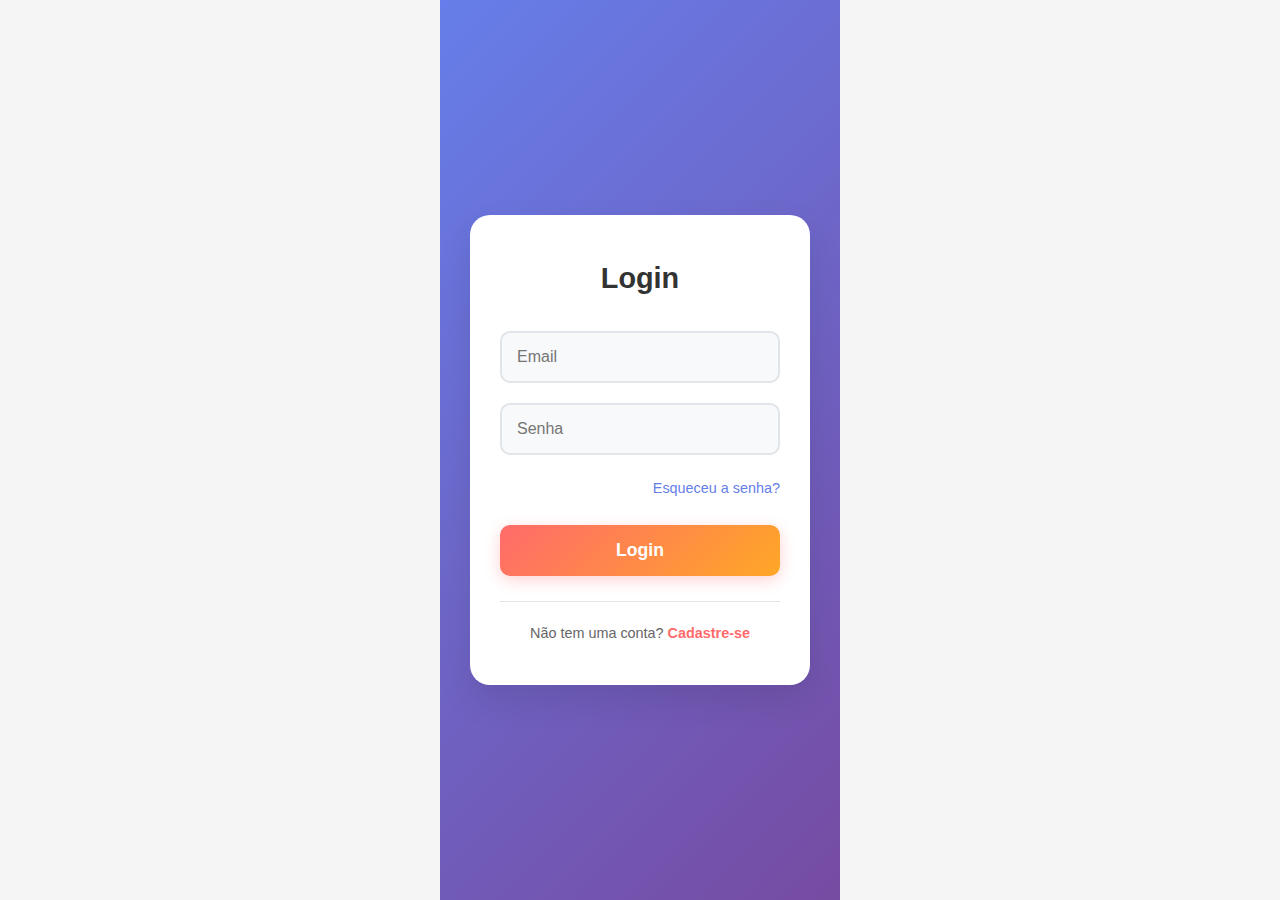
<file: src/agenda.html>
<!DOCTYPE html>
<html lang="pt-BR">
  <head>
    <meta charset="UTF-8" />
    <meta name="viewport" content="width=device-width, initial-scale=1.0" />
    <title>Agendamento - BeautyApp</title>
    <link rel="stylesheet" href="css/style.css" />
  </head>
  <body>
    <div class="container agenda-screen">
      <header>
        <div class="header-content">
          <div class="back-icon" onclick="history.back()">←</div>
          <h1>Agendamento</h1>
          <div class="profile-icon">
            <img src="images/profile default.jpg" alt="Profile" class="profile-img" />
          </div>
        </div>
      </header>

      <div class="calendar-section">
        <div class="month-header">
          <button class="month-nav" id="prevMonth">‹</button>
          <h2 id="currentMonth">Abril</h2>
          <button class="month-nav" id="nextMonth">›</button>
        </div>

        <div class="calendar-grid">
          <div class="day-header">Seg</div>
          <div class="day-header">Ter</div>
          <div class="day-header">Qua</div>
          <div class="day-header">Qui</div>
          <div class="day-header">Sex</div>
          <div class="day-header">Sáb</div>
          <div class="day-header">Dom</div>

          <div class="day-cell empty"></div>
          <div class="day-cell">1</div>
          <div class="day-cell selected">2</div>
          <div class="day-cell">3</div>
          <div class="day-cell">4</div>
          <div class="day-cell">5</div>
          <div class="day-cell">6</div>

          <div class="day-cell">7</div>
          <div class="day-cell">8</div>
          <div class="day-cell">9</div>
          <div class="day-cell">10</div>
          <div class="day-cell">11</div>
          <div class="day-cell">12</div>
          <div class="day-cell">13</div>

          <div class="day-cell">14</div>
          <div class="day-cell">15</div>
          <div class="day-cell">16</div>
          <div class="day-cell">17</div>
          <div class="day-cell">18</div>
          <div class="day-cell">19</div>
          <div class="day-cell">20</div>

          <div class="day-cell">21</div>
          <div class="day-cell">22</div>
          <div class="day-cell">23</div>
          <div class="day-cell">24</div>
          <div class="day-cell">25</div>
          <div class="day-cell">26</div>
          <div class="day-cell">27</div>

          <div class="day-cell">28</div>
          <div class="day-cell">29</div>
          <div class="day-cell">30</div>
          <div class="day-cell empty"></div>
          <div class="day-cell empty"></div>
          <div class="day-cell empty"></div>
          <div class="day-cell empty"></div>
        </div>
      </div>

      <div class="time-slots">
        <h3>Manhã</h3>
        <div class="time-grid">
          <button class="time-slot">9:00</button>
          <button class="time-slot">10:00</button>
          <button class="time-slot">11:00</button>
        </div>

        <h3>Tarde</h3>
        <div class="time-grid">
          <button class="time-slot">1:00</button>
          <button class="time-slot">2:00</button>
          <button class="time-slot">3:00</button>
        </div>

        <h3>Noite</h3>
        <div class="time-grid">
          <button class="time-slot">4:00</button>
          <button class="time-slot">5:00</button>
          <button class="time-slot">6:00</button>
        </div>
      </div>

      <div class="specialist-selection">
        <h3>Escolha o cabeleireiro</h3>
        <div class="specialist-options">
          <div class="specialist-option">
            <img src="images/DOEJOHN.jpg" alt="Doe John" />
            <div class="specialist-details">
              <h4>Doe John</h4>
              <div class="rating">★★★★★</div>
              <span class="price">R$40</span>
            </div>
          </div>
          <div class="specialist-option">
            <img src="images/LUCY.jpg" alt="Lucy" />
            <div class="specialist-details">
              <h4>Lucy</h4>
              <div class="rating">★★★★★</div>
              <span class="price">R$45</span>
            </div>
          </div>
          <div class="specialist-option">
            <img src="images/lara.png.jpg" alt="Lara" />
            <div class="specialist-details">
              <h4>Lara</h4>
              <div class="rating">★★★★★</div>
              <span class="price">R$50</span>
            </div>
          </div>
        </div>
      </div>
      <a href="payment.html">
        <button class="btn-primary schedule-btn">Agendar horário</button>
      </a>

      <nav class="bottom-nav">
        <div class="nav-item" onclick="window.location.href='home.html'">
          <span>🏠</span>
          <span>Home</span>
        </div>
        <div class="nav-item active">
          <span>📅</span>
          <span>Agenda</span>
        </div>
        <div class="nav-item">
          <span>📋</span>
          <span>Pedidos</span>
        </div>
        <div class="nav-item" onclick="window.location.href='profile.html'">
          <span>👤</span>
          <span>Perfil</span>
        </div>
      </nav>
    </div>
    <script src="js/script.js"></script>
  </body>
</html>
</file>
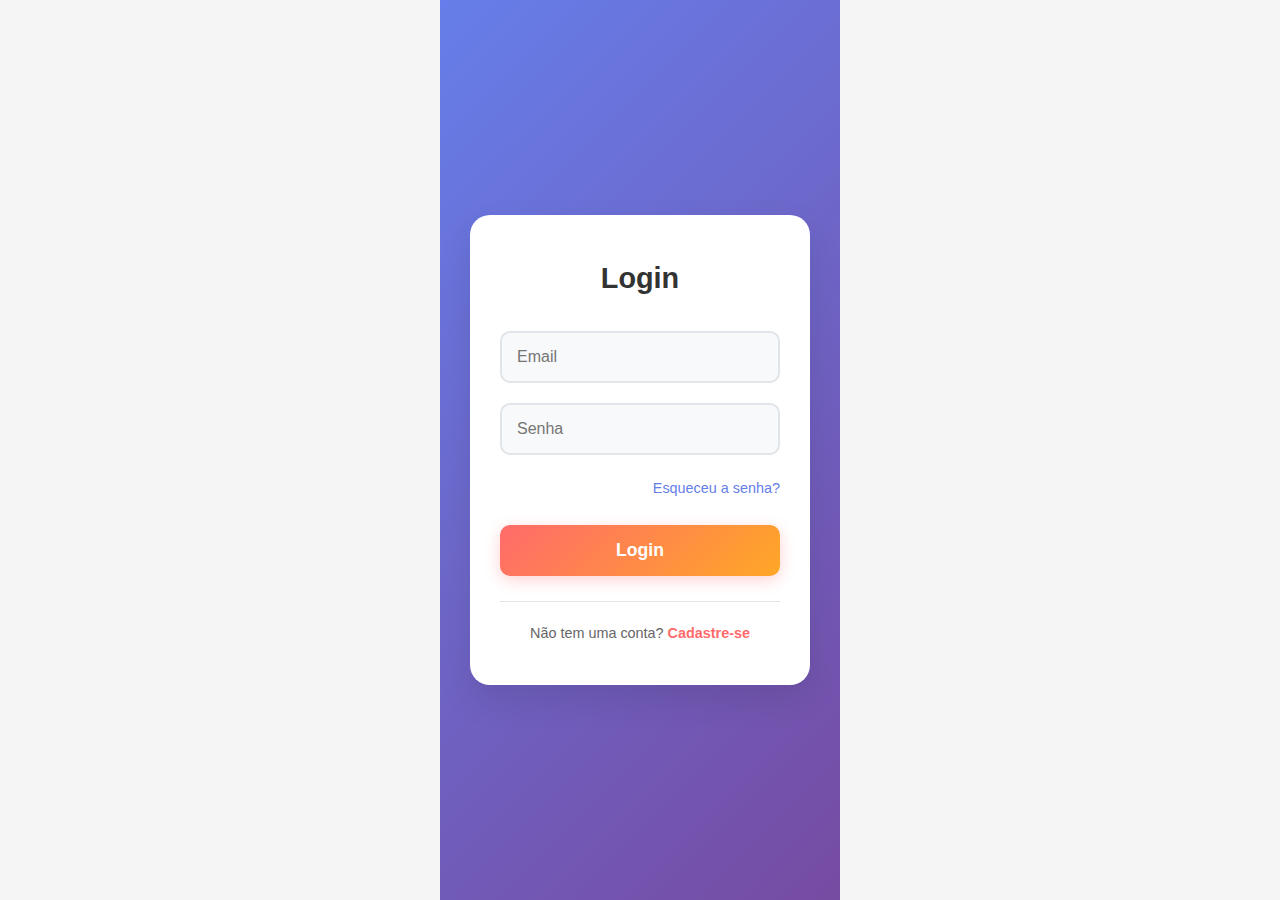
<file: src/appointment-history.html>
<!DOCTYPE html>
<html lang="pt-BR">
<head>
    <meta charset="UTF-8">
    <meta name="viewport" content="width=device-width, initial-scale=1.0">
    <title>Histórico de Agendamentos - BeautyApp</title>
    <link rel="stylesheet" href="css/style.css">
</head>
<body>
    <div class="container history-screen">
        <header>
            <div class="header-content">
                <div class="back-icon" onclick="history.back()">←</div>
                <h1>Histórico de Agendamentos</h1>
                <div class="profile-icon">
                    <img src="images/profile default.jpg" alt="Profile" class="profile-img">
                </div>
            </div>
        </header>

        <div class="history-list">
            <div class="history-item completed">
                <div class="service-info">
                    <h4>Lavagem de cabelo</h4>
                    <p>Ter, Tarde às 14h00</p>
                    <span class="specialist">Com Doe John</span>
                </div>
                <div class="service-status">
                    <span class="status-badge completed">Concluído</span>
                    <span class="service-price">R$40</span>
                </div>
            </div>

            <div class="history-item completed">
                <div class="service-info">
                    <h4>Maquiagem</h4>
                    <p>Seg, Manhã às 09h00</p>
                    <span class="specialist">Com Lucy</span>
                </div>
                <div class="service-status">
                    <span class="status-badge completed">Concluído</span>
                    <span class="service-price">R$80</span>
                </div>
            </div>

            <div class="history-item upcoming">
                <div class="service-info">
                    <h4>Corte de cabelo</h4>
                    <p>Qui, Tarde às 15h00</p>
                    <span class="specialist">Com Lara</span>
                </div>
                <div class="service-status">
                    <span class="status-badge upcoming">Agendado</span>
                    <span class="service-price">R$50</span>
                </div>
            </div>

            <div class="history-item cancelled">
                <div class="service-info">
                    <h4>Massagem relaxante</h4>
                    <p>Sex, Noite às 18h00</p>
                    <span class="specialist">Com Maria</span>
                </div>
                <div class="service-status">
                    <span class="status-badge cancelled">Cancelado</span>
                    <span class="service-price">R$120</span>
                </div>
            </div>

            <div class="history-item completed">
                <div class="service-info">
                    <h4>Tratamento facial</h4>
                    <p>Dom, Manhã às 10h00</p>
                    <span class="specialist">Com Ana</span>
                </div>
                <div class="service-status">
                    <span class="status-badge completed">Concluído</span>
                    <span class="service-price">R$90</span>
                </div>
            </div>
        </div>

        <div class="history-summary">
            <div class="summary-card">
                <h3>Resumo do mês</h3>
                <div class="summary-stats">
                    <div class="stat-item">
                        <span class="stat-number">8</span>
                        <span class="stat-label">Serviços</span>
                    </div>
                    <div class="stat-item">
                        <span class="stat-number">R$ 420</span>
                        <span class="stat-label">Total gasto</span>
                    </div>
                    <div class="stat-item">
                        <span class="stat-number">2</span>
                        <span class="stat-label">Agendados</span>
                    </div>
                </div>
            </div>
        </div>

        <nav class="bottom-nav">
            <div class="nav-item" onclick="window.location.href='home.html'">
                <span>🏠</span>
                <span>Home</span>
            </div>
            <div class="nav-item" onclick="window.location.href='agenda.html'">
                <span>📅</span>
                <span>Agenda</span>
            </div>
            <div class="nav-item active">
                <span>📋</span>
                <span>Pedidos</span>
            </div>
            <div class="nav-item" onclick="window.location.href='profile.html'">
                <span>👤</span>
                <span>Perfil</span>
            </div>
        </nav>
    </div>
    <script src="js/script.js"></script>
</body>
</html>
</file>
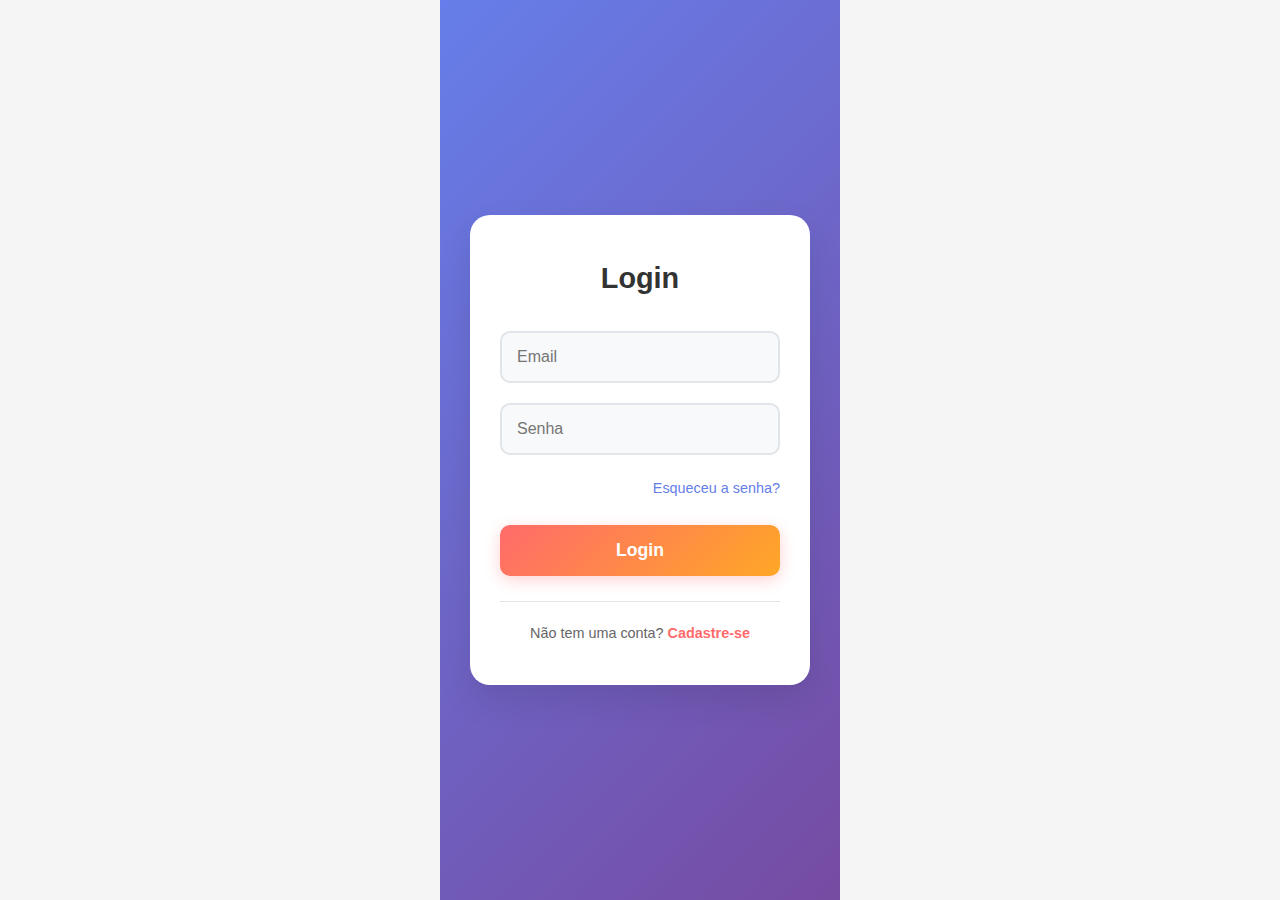
<file: src/home.html>
<!DOCTYPE html>
<html lang="pt-BR">
  <head>
    <meta charset="UTF-8" />
    <meta name="viewport" content="width=device-width, initial-scale=1.0" />
    <title>Home - BeautyApp</title>
    <link rel="stylesheet" href="css/style.css" />
  </head>
  <body>
    <div class="container home-screen">
      <header>
        <div class="header-content">
          <div class="menu-icon">☰</div>
          <h1>BeautyApp</h1>
          <div class="profile-icon">
            <img src="images/profile default.jpg" alt="Profile" class="profile-img" />
          </div>
        </div>
      </header>

      <div class="promo-card">
        <div class="promo-content">
          <h3>Fique incrível e Economize</h3>
          <p>Até 40% de desconto</p>
        </div>
        <img
          src="images/pexels-pixabay-247322.jpg"
          alt="Promo"
          class="promo-img"
        />
      </div>

      <div class="categories">
        <h3>Categorias</h3>
        <div class="category-grid">
          <div class="category-item">
            <img
              src="images/widget corte de cabelo.png"
              alt="Corte de Cabelo"
            />
            <span>Corte de Cabelo</span>
          </div>
          <div class="category-item">
            <img src="images/pexels-olly-3757942.jpg" alt="Spa" />
            <span>Spa</span>
          </div>
          <div class="category-item">
            <img src="images/pexels-cottonbro-3993449.jpg" alt="Shampoo" />
            <span>Shampoo</span>
          </div>
          <div class="category-item">
            <img
              src="images/pexels-cottonbro-3993467.jpg"
              alt="Secador de Cabelo"
            />
            <span>Secador de Cabelo</span>
          </div>
          <div class="category-item">
            <img src="images/pexels-shiny-diamond-3762871.jpg" alt="Facial" />
            <span>Facial</span>
          </div>
          <div class="category-item">
            <img
              src="images/pexels-shiny-diamond-3762663.jpg"
              alt="Maquiagem"
            />
            <span>Maquiagem</span>
          </div>
        </div>
      </div>

      <div class="specialists">
        <h3>Especialistas em Cabelo</h3>
        <div class="specialist-list">
          <div class="specialist-item">
            <img src="images/DOEJOHN.jpg" alt="Doe John" />
            <div class="specialist-info">
              <h4>DOE JOHN</h4>
              <p>Especialista</p>
              <div class="rating">★★★★★</div>
            </div>
            <span class="price">R$40</span>
          </div>
          <div class="specialist-item">
            <img src="images/LUCY.jpg" alt="Lucy" />
            <div class="specialist-info">
              <h4>LUCY</h4>
              <p>Especialista</p>
              <div class="rating">★★★★★</div>
            </div>
            <span class="price">R$45</span>
          </div>
          <div class="specialist-item">
            <img src="images/lara.png.jpg" alt="Lara" />
            <div class="specialist-info">
              <h4>LARA</h4>
              <p>Especialista</p>
              <div class="rating">★★★★★</div>
            </div>
            <span class="price">R$50</span>
          </div>
        </div>
      </div>

      <nav class="bottom-nav">
        <div class="nav-item active">
          <span>🏠</span>
          <span>Home</span>
        </div>
        <div class="nav-item">
          <span>📅</span>
          <span>Agenda</span>
        </div>
        <div class="nav-item">
          <span>📋</span>
          <span>Pedidos</span>
        </div>
        <div class="nav-item">
          <span>👤</span>
          <span>Perfil</span>
        </div>
      </nav>
    </div>
    <script src="js/script.js"></script>
  </body>
</html>
</file>
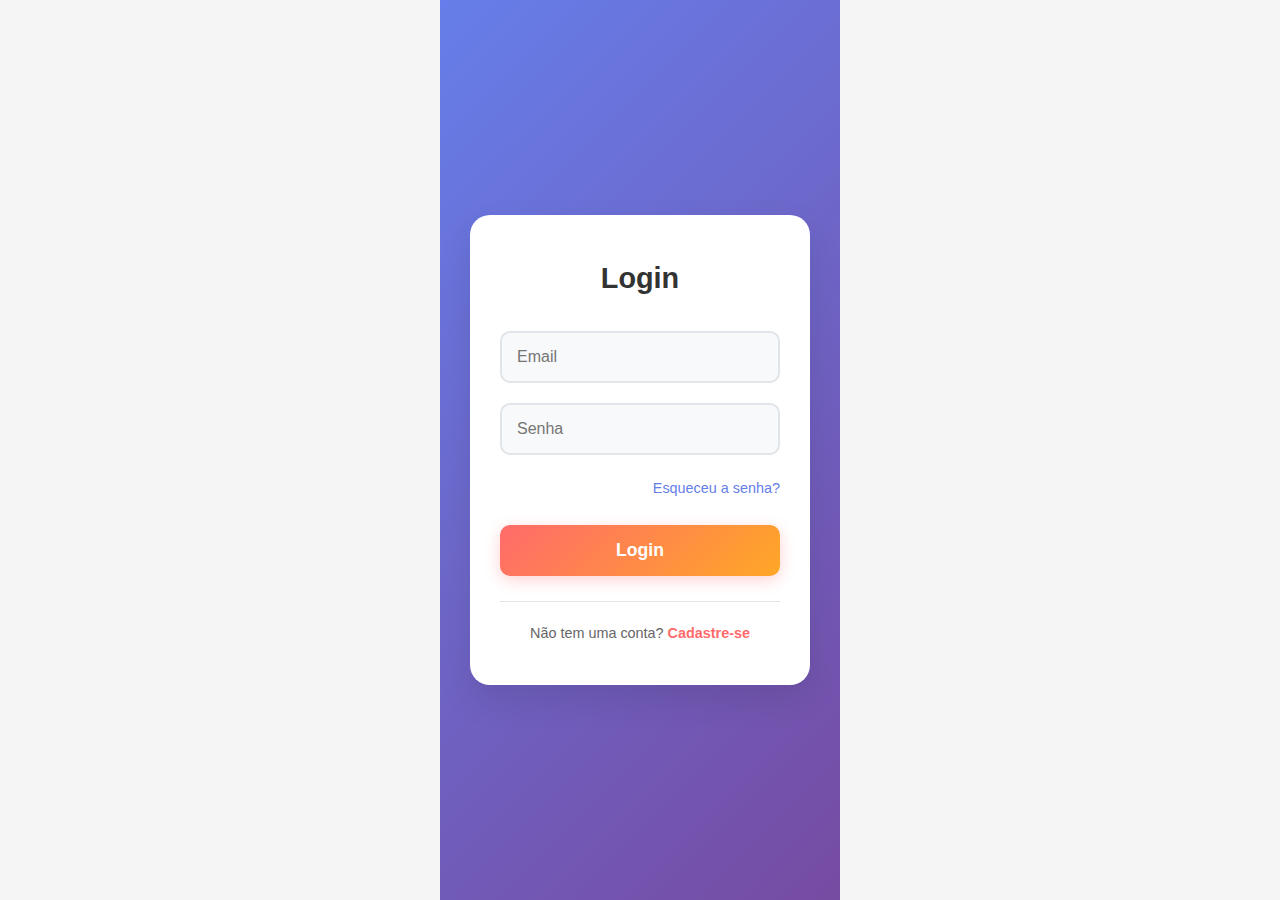
<file: src/login.html>
<!DOCTYPE html>
<html lang="pt-BR">
<head>
    <meta charset="UTF-8">
    <meta name="viewport" content="width=device-width, initial-scale=1.0">
    <title>Login - BeautyApp</title>
    <link rel="stylesheet" href="css/style.css">
</head>
<body>
    <div class="container login-screen">
        <div class="form-container">
            <h2>Login</h2>
            <form id="loginForm">
                <div class="input-group">
                    <input type="email" id="loginEmail" placeholder="Email" required>
                </div>
                <div class="input-group">
                    <input type="password" id="loginPassword" placeholder="Senha" required>
                </div>
                <div class="forgot-password">
                    <a href="#">Esqueceu a senha?</a>
                </div>
                <button type="submit" class="btn-primary">Login</button>
            </form>
            <div class="switch-form">
                <p>Não tem uma conta? <a href="register.html">Cadastre-se</a></p>
            </div>
        </div>
    </div>
    <script src="js/script.js"></script>
</body>
</html>
</file>
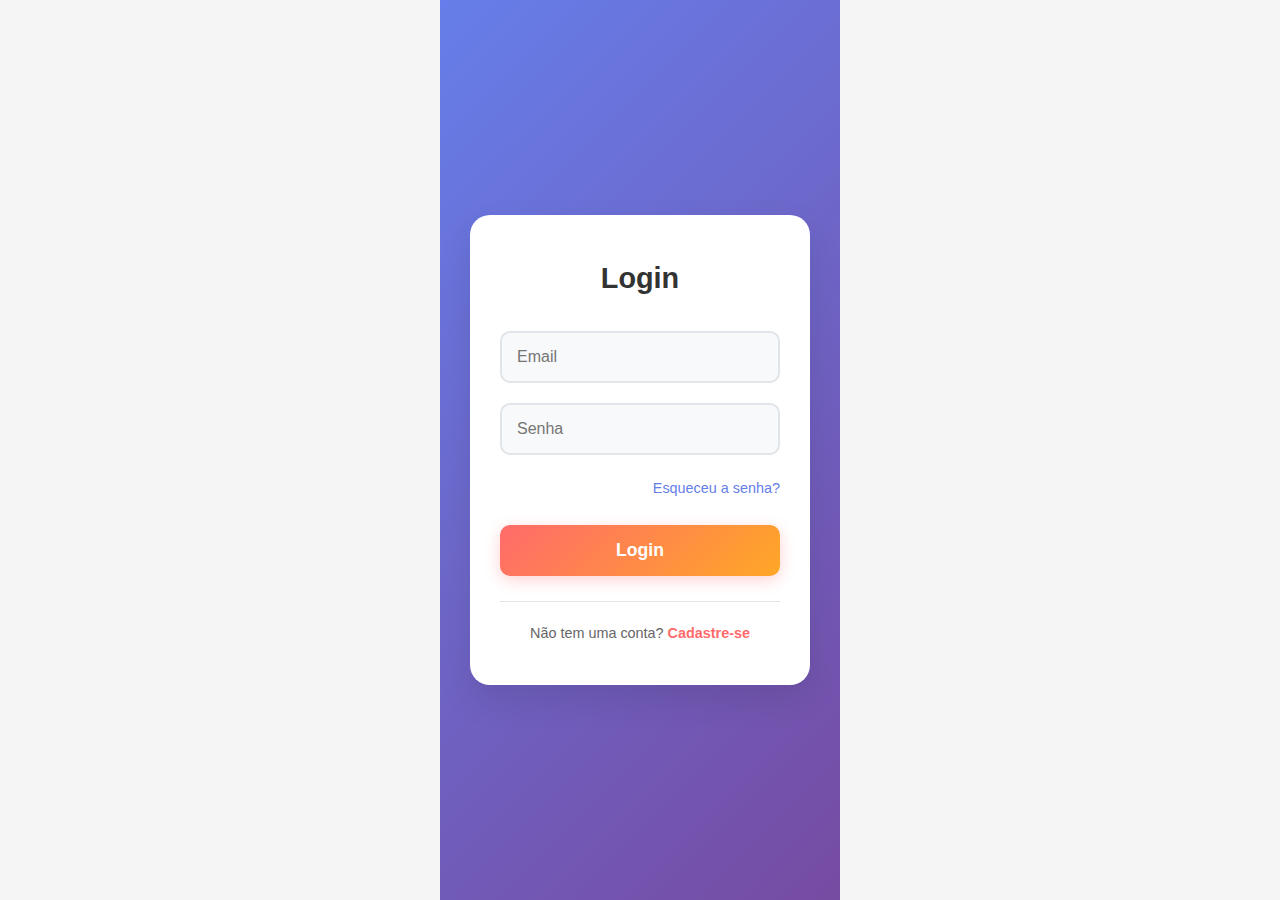
<file: src/notifications.html>
<!DOCTYPE html>
<html lang="pt-BR">
<head>
    <meta charset="UTF-8">
    <meta name="viewport" content="width=device-width, initial-scale=1.0">
    <title>Notificações - BeautyApp</title>
    <link rel="stylesheet" href="css/style.css">
</head>
<body>
    <div class="container notifications-screen">
        <header>
            <div class="header-content">
                <div class="back-icon" onclick="history.back()">←</div>
                <h1>Notificações</h1>
                <div class="profile-icon">
                    <img src="images/profile default.jpg" alt="Profile" class="profile-img">
                </div>
            </div>
        </header>

        <div class="notifications-list">
            <div class="notification-item confirmed">
                <div class="notification-icon">✓</div>
                <div class="notification-content">
                    <h4>Confirmado - Lavagem de cabelo</h4>
                    <p>Ter, Tarde às 14h00</p>
                    <span class="notification-time">Há 2 horas</span>
                </div>
            </div>

            <div class="notification-item confirmed">
                <div class="notification-icon">✓</div>
                <div class="notification-content">
                    <h4>Confirmado - Lavagem de cabelo</h4>
                    <p>Ter, Tarde às 14h00</p>
                    <span class="notification-time">Há 4 horas</span>
                </div>
            </div>

            <div class="notification-item confirmed">
                <div class="notification-icon">✓</div>
                <div class="notification-content">
                    <h4>Confirmado - Lavagem de cabelo</h4>
                    <p>Ter, Tarde às 14h00</p>
                    <span class="notification-time">Há 6 horas</span>
                </div>
            </div>

            <div class="notification-item confirmed">
                <div class="notification-icon">✓</div>
                <div class="notification-content">
                    <h4>Confirmado - Lavagem de cabelo</h4>
                    <p>Ter, Tarde às 14h00</p>
                    <span class="notification-time">Há 8 horas</span>
                </div>
            </div>

            <div class="notification-item reminder">
                <div class="notification-icon">🔔</div>
                <div class="notification-content">
                    <h4>Lembrete - Próximo agendamento</h4>
                    <p>Amanhã às 15h00 - Corte de cabelo</p>
                    <span class="notification-time">Há 1 dia</span>
                </div>
            </div>

            <div class="notification-item promotion">
                <div class="notification-icon">🎉</div>
                <div class="notification-content">
                    <h4>Promoção especial!</h4>
                    <p>20% de desconto em tratamentos faciais</p>
                    <span class="notification-time">Há 2 dias</span>
                </div>
            </div>

            <div class="notification-item cancelled">
                <div class="notification-icon">✕</div>
                <div class="notification-content">
                    <h4>Cancelado - Massagem</h4>
                    <p>Agendamento cancelado pelo cliente</p>
                    <span class="notification-time">Há 3 dias</span>
                </div>
            </div>
        </div>

        <div class="notification-actions">
            <button class="btn-secondary">Marcar todas como lidas</button>
            <button class="btn-primary">Configurar notificações</button>
        </div>

        <nav class="bottom-nav">
            <div class="nav-item" onclick="window.location.href='home.html'">
                <span>🏠</span>
                <span>Home</span>
            </div>
            <div class="nav-item" onclick="window.location.href='agenda.html'">
                <span>📅</span>
                <span>Agenda</span>
            </div>
            <div class="nav-item">
                <span>📋</span>
                <span>Pedidos</span>
            </div>
            <div class="nav-item" onclick="window.location.href='profile.html'">
                <span>👤</span>
                <span>Perfil</span>
            </div>
        </nav>
    </div>
    <script src="js/script.js"></script>
</body>
</html>
</file>
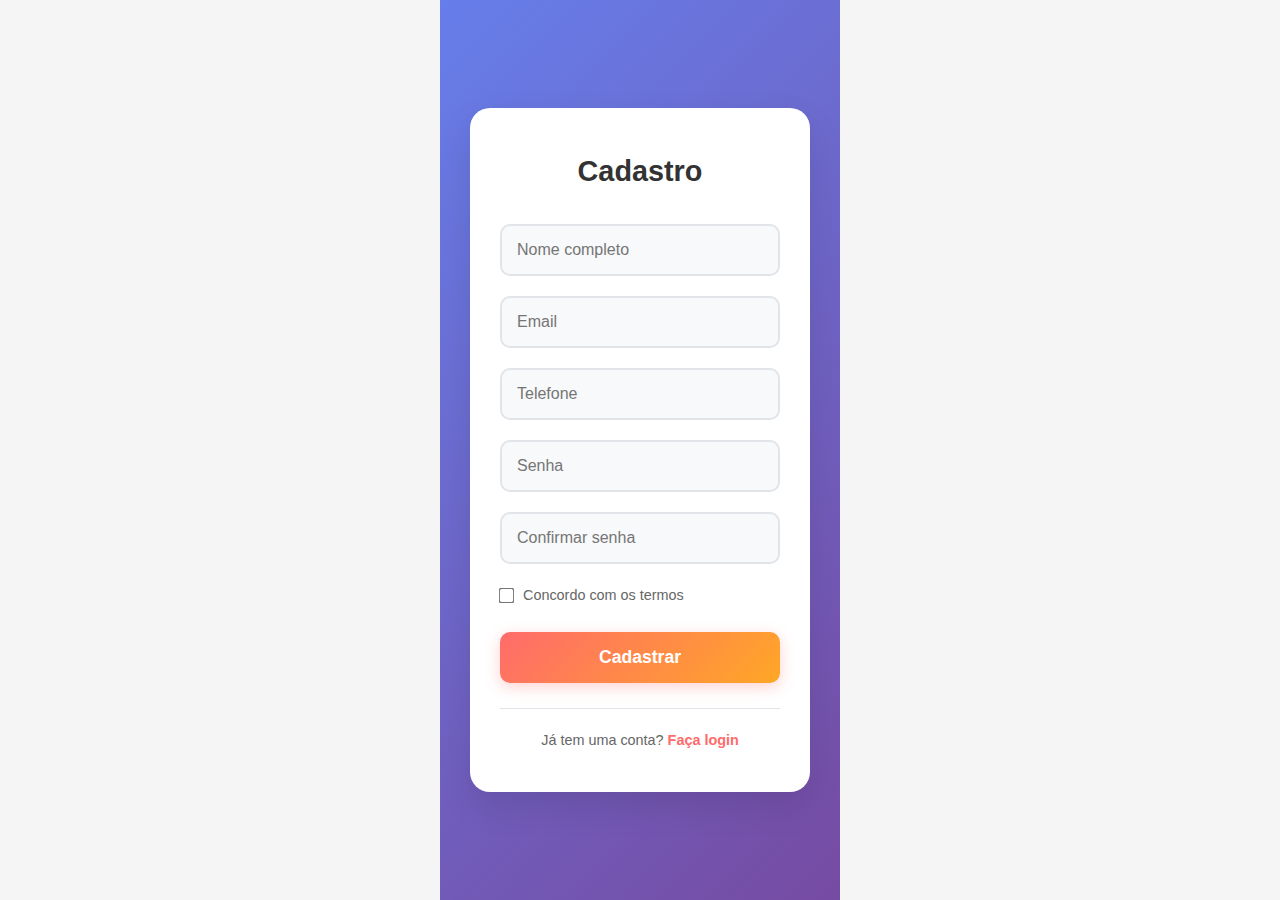
<file: src/register.html>
<!DOCTYPE html>
<html lang="pt-BR">
<head>
    <meta charset="UTF-8">
    <meta name="viewport" content="width=device-width, initial-scale=1.0">
    <title>Cadastro - BeautyApp</title>
    <link rel="stylesheet" href="css/style.css">
</head>
<body>
    <div class="container register-screen">
        <div class="form-container">
            <h2>Cadastro</h2>
            <form id="registerForm">
                <div class="input-group">
                    <input type="text" id="registerName" placeholder="Nome completo" required>
                </div>
                <div class="input-group">
                    <input type="email" id="registerEmail" placeholder="Email" required>
                </div>
                <div class="input-group">
                    <input type="tel" id="registerPhone" placeholder="Telefone" required>
                </div>
                <div class="input-group">
                    <input type="password" id="registerPassword" placeholder="Senha" required>
                </div>
                <div class="input-group">
                    <input type="password" id="confirmPassword" placeholder="Confirmar senha" required>
                </div>
                <div class="terms">
                    <label>
                        <input type="checkbox" id="termsCheckbox" required>
                        Concordo com os termos
                    </label>
                </div>
                <button type="submit" class="btn-primary">Cadastrar</button>
            </form>
            <div class="switch-form">
                <p>Já tem uma conta? <a href="login.html">Faça login</a></p>
            </div>
        </div>
    </div>
    <script src="js/script.js"></script>
</body>
</html>
</file>
<file: src/css/style.css>
/* Reset e configurações básicas */
* {
    margin: 0;
    padding: 0;
    box-sizing: border-box;
}

body {
    font-family: 'Segoe UI', Tahoma, Geneva, Verdana, sans-serif;
    background-color: #f5f5f5;
    color: #333;
    line-height: 1.6;
}

.container {
    max-width: 375px;
    margin: 0 auto;
    min-height: 100vh;
    background: white;
    position: relative;
    overflow-x: hidden;
}

/* Tela de Introdução */
.intro-screen {
    display: flex;
    flex-direction: column;
    justify-content: center;
    align-items: center;
    text-align: center;
    padding: 40px 30px;
    background: linear-gradient(135deg, #ff6b6b, #ffa726);
    color: white;
}

.background-image {
    position: absolute;
    top: 0;
    left: 0;
    width: 100%;
    height: 100%;
    object-fit: cover;
    opacity: 0.3;
    z-index: 0;
}

.intro-screen .content {
    position: relative;
    z-index: 1;
}

.intro-screen h1 {
    font-size: 2.5rem;
    font-weight: bold;
    margin-bottom: 20px;
    text-shadow: 2px 2px 4px rgba(0,0,0,0.3);
}

.intro-screen p {
    font-size: 1.1rem;
    margin-bottom: 40px;
    line-height: 1.8;
    opacity: 0.9;
}

#startButton {
    background: rgba(255, 255, 255, 0.9);
    color: #ff6b6b;
    border: none;
    padding: 15px 40px;
    font-size: 1.1rem;
    font-weight: bold;
    border-radius: 25px;
    cursor: pointer;
    transition: all 0.3s ease;
    box-shadow: 0 4px 15px rgba(0,0,0,0.2);
}

#startButton:hover {
    background: white;
    transform: translateY(-2px);
    box-shadow: 0 6px 20px rgba(0,0,0,0.3);
}

/* Telas de Login e Cadastro */
.login-screen, .register-screen {
    display: flex;
    justify-content: center;
    align-items: center;
    padding: 40px 30px;
    background: linear-gradient(135deg, #667eea 0%, #764ba2 100%);
}

.form-container {
    background: white;
    padding: 40px 30px;
    border-radius: 20px;
    box-shadow: 0 15px 35px rgba(0,0,0,0.1);
    width: 100%;
    max-width: 350px;
}

.form-container h2 {
    text-align: center;
    margin-bottom: 30px;
    color: #333;
    font-size: 1.8rem;
    font-weight: 600;
}

.input-group {
    margin-bottom: 20px;
}

.input-group input {
    width: 100%;
    padding: 15px;
    border: 2px solid #e1e5e9;
    border-radius: 10px;
    font-size: 1rem;
    transition: all 0.3s ease;
    background: #f8f9fa;
}

.input-group input:focus {
    outline: none;
    border-color: #ff6b6b;
    background: white;
    box-shadow: 0 0 0 3px rgba(255, 107, 107, 0.1);
}

.forgot-password {
    text-align: right;
    margin-bottom: 25px;
}

.forgot-password a {
    color: #667eea;
    text-decoration: none;
    font-size: 0.9rem;
}

.forgot-password a:hover {
    text-decoration: underline;
}

.terms {
    margin-bottom: 25px;
}

.terms label {
    display: flex;
    align-items: center;
    font-size: 0.9rem;
    color: #666;
    cursor: pointer;
}

.terms input[type="checkbox"] {
    margin-right: 10px;
    transform: scale(1.2);
}

.btn-primary {
    width: 100%;
    background: linear-gradient(135deg, #ff6b6b, #ffa726);
    color: white;
    border: none;
    padding: 15px;
    font-size: 1.1rem;
    font-weight: 600;
    border-radius: 10px;
    cursor: pointer;
    transition: all 0.3s ease;
    box-shadow: 0 4px 15px rgba(255, 107, 107, 0.3);
}

.btn-primary:hover {
    transform: translateY(-2px);
    box-shadow: 0 6px 20px rgba(255, 107, 107, 0.4);
}

.switch-form {
    text-align: center;
    margin-top: 25px;
    padding-top: 20px;
    border-top: 1px solid #e1e5e9;
}

.switch-form p {
    color: #666;
    font-size: 0.9rem;
}

.switch-form a {
    color: #ff6b6b;
    text-decoration: none;
    font-weight: 600;
}

.switch-form a:hover {
    text-decoration: underline;
}

/* Tela Home */
.home-screen {
    background: #f8f9fa;
}

header {
    background: white;
    padding: 20px;
    box-shadow: 0 2px 10px rgba(0,0,0,0.1);
}

.header-content {
    display: flex;
    justify-content: space-between;
    align-items: center;
}

.menu-icon {
    font-size: 1.5rem;
    cursor: pointer;
    color: #333;
}

header h1 {
    color: #ff6b6b;
    font-size: 1.5rem;
    font-weight: bold;
}

.profile-icon {
    width: 40px;
    height: 40px;
    border-radius: 50%;
    overflow: hidden;
}

.profile-img {
    width: 100%;
    height: 100%;
    object-fit: cover;
}

.promo-card {
    background: linear-gradient(135deg, #ff6b6b, #ffa726);
    margin: 20px;
    border-radius: 15px;
    padding: 20px;
    display: flex;
    justify-content: space-between;
    align-items: center;
    color: white;
    box-shadow: 0 8px 25px rgba(255, 107, 107, 0.3);
}

.promo-content h3 {
    font-size: 1.3rem;
    margin-bottom: 5px;
}

.promo-content p {
    font-size: 1rem;
    opacity: 0.9;
}

.promo-img {
    width: 80px;
    height: 80px;
    border-radius: 50%;
    object-fit: cover;
}

.categories {
    padding: 20px;
}

.categories h3 {
    margin-bottom: 15px;
    color: #333;
    font-size: 1.3rem;
}

.category-grid {
    display: grid;
    grid-template-columns: repeat(3, 1fr);
    gap: 15px;
}

.category-item {
    background: white;
    padding: 15px;
    border-radius: 12px;
    text-align: center;
    box-shadow: 0 4px 15px rgba(0,0,0,0.08);
    transition: all 0.3s ease;
    cursor: pointer;
}

.category-item:hover {
    transform: translateY(-3px);
    box-shadow: 0 8px 25px rgba(0,0,0,0.15);
}

.category-item img {
    width: 50px;
    height: 50px;
    border-radius: 50%;
    object-fit: cover;
    margin-bottom: 10px;
}

.category-item span {
    font-size: 0.8rem;
    color: #666;
    font-weight: 500;
}

.specialists {
    padding: 20px;
}

.specialists h3 {
    margin-bottom: 15px;
    color: #333;
    font-size: 1.3rem;
}

.specialist-list {
    display: flex;
    flex-direction: column;
    gap: 15px;
}

.specialist-item {
    background: white;
    padding: 15px;
    border-radius: 12px;
    display: flex;
    align-items: center;
    box-shadow: 0 4px 15px rgba(0,0,0,0.08);
    transition: all 0.3s ease;
    cursor: pointer;
}

.specialist-item:hover {
    transform: translateY(-2px);
    box-shadow: 0 8px 25px rgba(0,0,0,0.15);
}

.specialist-item img {
    width: 60px;
    height: 60px;
    border-radius: 50%;
    object-fit: cover;
    margin-right: 15px;
}

.specialist-info {
    flex: 1;
}

.specialist-info h4 {
    font-size: 1rem;
    margin-bottom: 5px;
    color: #333;
}

.specialist-info p {
    font-size: 0.8rem;
    color: #666;
    margin-bottom: 5px;
}

.rating {
    color: #ffa726;
    font-size: 0.8rem;
}

.price {
    font-size: 1.1rem;
    font-weight: bold;
    color: #ff6b6b;
}

.bottom-nav {
    position: fixed;
    bottom: 0;
    left: 50%;
    transform: translateX(-50%);
    width: 100%;
    max-width: 375px;
    background: white;
    display: flex;
    justify-content: space-around;
    padding: 15px 0;
    box-shadow: 0 -2px 15px rgba(0,0,0,0.1);
}

.nav-item {
    display: flex;
    flex-direction: column;
    align-items: center;
    cursor: pointer;
    transition: all 0.3s ease;
    padding: 5px;
}

.nav-item span:first-child {
    font-size: 1.2rem;
    margin-bottom: 5px;
}

.nav-item span:last-child {
    font-size: 0.7rem;
    color: #666;
}

.nav-item.active span:last-child {
    color: #ff6b6b;
}

.nav-item:hover {
    transform: translateY(-2px);
}

/* Responsividade */
@media (max-width: 320px) {
    .container {
        max-width: 100%;
    }
    
    .intro-screen h1 {
        font-size: 2rem;
    }
    
    .form-container {
        padding: 30px 20px;
    }
    
    .category-grid {
        grid-template-columns: repeat(2, 1fr);
    }
}

@media (min-width: 376px) {
    .container {
        max-width: 400px;
    }
}

/* Animações */
@keyframes fadeIn {
    from {
        opacity: 0;
        transform: translateY(20px);
    }
    to {
        opacity: 1;
        transform: translateY(0);
    }
}

.form-container, .promo-card, .category-item, .specialist-item {
    animation: fadeIn 0.6s ease-out;
}

/* Estados de loading */
.loading {
    opacity: 0.6;
    pointer-events: none;
}

.btn-primary:disabled {
    background: #ccc;
    cursor: not-allowed;
    transform: none;
    box-shadow: none;
}

/* Placeholder para imagens que não carregaram */
.category-item img, .specialist-item img, .promo-img, .profile-img {
    background: linear-gradient(135deg, #f0f0f0, #e0e0e0);
}

/* Melhorias de acessibilidade */
.btn-primary:focus, .input-group input:focus {
    outline: 2px solid #ff6b6b;
    outline-offset: 2px;
}

.nav-item:focus {
    outline: 2px solid #ff6b6b;
    outline-offset: 2px;
    border-radius: 8px;
}



/* Estilos para telas adicionais */

/* Tela de Agendamento */
.agenda-screen {
    background: #f8f9fa;
    padding-bottom: 80px;
}

.back-icon {
    font-size: 1.5rem;
    cursor: pointer;
    color: #333;
    padding: 5px;
}

.calendar-section {
    background: white;
    margin: 20px;
    border-radius: 15px;
    padding: 20px;
    box-shadow: 0 4px 15px rgba(0,0,0,0.08);
}

.month-header {
    display: flex;
    justify-content: space-between;
    align-items: center;
    margin-bottom: 20px;
}

.month-nav {
    background: none;
    border: none;
    font-size: 1.5rem;
    color: #ff6b6b;
    cursor: pointer;
    padding: 10px;
    border-radius: 50%;
    transition: background 0.3s ease;
}

.month-nav:hover {
    background: rgba(255, 107, 107, 0.1);
}

#currentMonth {
    font-size: 1.3rem;
    color: #333;
    margin: 0;
}

.calendar-grid {
    display: grid;
    grid-template-columns: repeat(7, 1fr);
    gap: 8px;
}

.day-header {
    text-align: center;
    font-size: 0.8rem;
    color: #666;
    padding: 10px 0;
    font-weight: 600;
}

.day-cell {
    aspect-ratio: 1;
    display: flex;
    align-items: center;
    justify-content: center;
    border-radius: 8px;
    cursor: pointer;
    transition: all 0.3s ease;
    font-size: 0.9rem;
}

.day-cell:not(.empty):hover {
    background: rgba(255, 107, 107, 0.1);
}

.day-cell.selected {
    background: #ff6b6b;
    color: white;
    font-weight: bold;
}

.day-cell.empty {
    cursor: default;
}

.time-slots {
    margin: 20px;
}

.time-slots h3 {
    color: #333;
    margin: 20px 0 10px 0;
    font-size: 1.1rem;
}

.time-grid {
    display: grid;
    grid-template-columns: repeat(3, 1fr);
    gap: 10px;
    margin-bottom: 20px;
}

.time-slot {
    background: white;
    border: 2px solid #e1e5e9;
    padding: 12px;
    border-radius: 8px;
    cursor: pointer;
    transition: all 0.3s ease;
    font-size: 0.9rem;
    font-weight: 500;
}

.time-slot:hover {
    border-color: #ff6b6b;
    background: rgba(255, 107, 107, 0.05);
}

.time-slot.selected {
    background: #ff6b6b;
    color: white;
    border-color: #ff6b6b;
}

.specialist-selection {
    margin: 20px;
}

.specialist-selection h3 {
    color: #333;
    margin-bottom: 15px;
    font-size: 1.1rem;
}

.specialist-options {
    display: flex;
    flex-direction: column;
    gap: 10px;
}

.specialist-option {
    background: white;
    padding: 15px;
    border-radius: 12px;
    display: flex;
    align-items: center;
    box-shadow: 0 4px 15px rgba(0,0,0,0.08);
    cursor: pointer;
    transition: all 0.3s ease;
    border: 2px solid transparent;
}

.specialist-option:hover {
    transform: translateY(-2px);
    box-shadow: 0 8px 25px rgba(0,0,0,0.15);
}

.specialist-option.selected {
    border-color: #ff6b6b;
    background: rgba(255, 107, 107, 0.05);
}

.specialist-option img {
    width: 50px;
    height: 50px;
    border-radius: 50%;
    object-fit: cover;
    margin-right: 15px;
}

.specialist-details {
    flex: 1;
}

.specialist-details h4 {
    margin: 0 0 5px 0;
    color: #333;
    font-size: 1rem;
}

.specialist-details .rating {
    color: #ffa726;
    font-size: 0.8rem;
    margin-bottom: 5px;
}

.specialist-details .price {
    color: #ff6b6b;
    font-weight: bold;
    font-size: 1rem;
}

.schedule-btn {
    margin: 20px;
    width: calc(100% - 40px);
}

/* Tela de Notificações */
.notifications-screen {
    background: #f8f9fa;
    padding-bottom: 80px;
}

.notifications-list {
    padding: 20px;
}

.notification-item {
    background: white;
    padding: 15px;
    border-radius: 12px;
    margin-bottom: 15px;
    display: flex;
    align-items: flex-start;
    box-shadow: 0 4px 15px rgba(0,0,0,0.08);
    border-left: 4px solid transparent;
}

.notification-item.confirmed {
    border-left-color: #27ae60;
}

.notification-item.reminder {
    border-left-color: #f39c12;
}

.notification-item.promotion {
    border-left-color: #9b59b6;
}

.notification-item.cancelled {
    border-left-color: #e74c3c;
}

.notification-icon {
    width: 40px;
    height: 40px;
    border-radius: 50%;
    display: flex;
    align-items: center;
    justify-content: center;
    margin-right: 15px;
    font-size: 1.2rem;
    flex-shrink: 0;
}

.notification-item.confirmed .notification-icon {
    background: rgba(39, 174, 96, 0.1);
    color: #27ae60;
}

.notification-item.reminder .notification-icon {
    background: rgba(243, 156, 18, 0.1);
    color: #f39c12;
}

.notification-item.promotion .notification-icon {
    background: rgba(155, 89, 182, 0.1);
    color: #9b59b6;
}

.notification-item.cancelled .notification-icon {
    background: rgba(231, 76, 60, 0.1);
    color: #e74c3c;
}

.notification-content {
    flex: 1;
}

.notification-content h4 {
    margin: 0 0 5px 0;
    color: #333;
    font-size: 1rem;
}

.notification-content p {
    margin: 0 0 5px 0;
    color: #666;
    font-size: 0.9rem;
}

.notification-time {
    font-size: 0.8rem;
    color: #999;
}

.notification-actions {
    padding: 20px;
    display: flex;
    flex-direction: column;
    gap: 10px;
}

.btn-secondary {
    background: #f8f9fa;
    color: #666;
    border: 2px solid #e1e5e9;
    padding: 15px;
    border-radius: 10px;
    cursor: pointer;
    transition: all 0.3s ease;
    font-size: 1rem;
    font-weight: 600;
}

.btn-secondary:hover {
    background: #e9ecef;
    border-color: #ced4da;
}

/* Tela de Perfil */
.profile-screen {
    background: #f8f9fa;
    padding-bottom: 80px;
}

.profile-info {
    background: white;
    padding: 30px 20px;
    text-align: center;
    margin-bottom: 20px;
}

.profile-avatar {
    margin-bottom: 15px;
}

.avatar-img {
    width: 100px;
    height: 100px;
    border-radius: 50%;
    object-fit: cover;
    border: 4px solid #ff6b6b;
}

.profile-name {
    color: #333;
    margin: 0;
    font-size: 1.5rem;
}

.profile-menu {
    padding: 0 20px;
}

.menu-section {
    background: white;
    border-radius: 15px;
    margin-bottom: 20px;
    overflow: hidden;
    box-shadow: 0 4px 15px rgba(0,0,0,0.08);
}

.menu-item {
    display: flex;
    align-items: center;
    padding: 20px;
    cursor: pointer;
    transition: background 0.3s ease;
    border-bottom: 1px solid #f8f9fa;
}

.menu-item:last-child {
    border-bottom: none;
}

.menu-item:hover {
    background: #f8f9fa;
}

.menu-item.logout-item {
    color: #e74c3c;
}

.menu-item.logout-item:hover {
    background: rgba(231, 76, 60, 0.05);
}

.menu-icon {
    width: 40px;
    height: 40px;
    border-radius: 50%;
    background: rgba(255, 107, 107, 0.1);
    display: flex;
    align-items: center;
    justify-content: center;
    margin-right: 15px;
    font-size: 1.2rem;
}

.menu-text {
    flex: 1;
}

.menu-text h4 {
    margin: 0 0 5px 0;
    color: #333;
    font-size: 1rem;
}

.menu-text p {
    margin: 0;
    color: #666;
    font-size: 0.9rem;
}

.menu-arrow {
    color: #ccc;
    font-size: 1.2rem;
}

.menu-toggle {
    position: relative;
}

.toggle-input {
    display: none;
}

.toggle-label {
    width: 50px;
    height: 28px;
    background: #ccc;
    border-radius: 14px;
    position: relative;
    cursor: pointer;
    transition: background 0.3s ease;
    display: block;
}

.toggle-label::after {
    content: '';
    width: 24px;
    height: 24px;
    background: white;
    border-radius: 50%;
    position: absolute;
    top: 2px;
    left: 2px;
    transition: transform 0.3s ease;
}

.toggle-input:checked + .toggle-label {
    background: #ff6b6b;
}

.toggle-input:checked + .toggle-label::after {
    transform: translateX(22px);
}

/* Tela de Histórico */
.history-screen {
    background: #f8f9fa;
    padding-bottom: 80px;
}

.history-list {
    padding: 20px;
}

.history-item {
    background: white;
    padding: 20px;
    border-radius: 12px;
    margin-bottom: 15px;
    display: flex;
    justify-content: space-between;
    align-items: center;
    box-shadow: 0 4px 15px rgba(0,0,0,0.08);
    border-left: 4px solid transparent;
}

.history-item.completed {
    border-left-color: #27ae60;
}

.history-item.upcoming {
    border-left-color: #3498db;
}

.history-item.cancelled {
    border-left-color: #e74c3c;
}

.service-info h4 {
    margin: 0 0 5px 0;
    color: #333;
    font-size: 1rem;
}

.service-info p {
    margin: 0 0 5px 0;
    color: #666;
    font-size: 0.9rem;
}

.specialist {
    font-size: 0.8rem;
    color: #999;
}

.service-status {
    text-align: right;
}

.status-badge {
    display: block;
    padding: 4px 8px;
    border-radius: 12px;
    font-size: 0.8rem;
    font-weight: 600;
    margin-bottom: 5px;
}

.status-badge.completed {
    background: rgba(39, 174, 96, 0.1);
    color: #27ae60;
}

.status-badge.upcoming {
    background: rgba(52, 152, 219, 0.1);
    color: #3498db;
}

.status-badge.cancelled {
    background: rgba(231, 76, 60, 0.1);
    color: #e74c3c;
}

.service-price {
    font-weight: bold;
    color: #ff6b6b;
    font-size: 1rem;
}

.history-summary {
    padding: 20px;
}

.summary-card {
    background: white;
    padding: 20px;
    border-radius: 15px;
    box-shadow: 0 4px 15px rgba(0,0,0,0.08);
}

.summary-card h3 {
    margin: 0 0 15px 0;
    color: #333;
    font-size: 1.2rem;
}

.summary-stats {
    display: grid;
    grid-template-columns: repeat(3, 1fr);
    gap: 15px;
}

.stat-item {
    text-align: center;
}

.stat-number {
    display: block;
    font-size: 1.5rem;
    font-weight: bold;
    color: #ff6b6b;
    margin-bottom: 5px;
}

.stat-label {
    font-size: 0.9rem;
    color: #666;
}

/* Tela de Pagamento */
.payment-screen {
    background: #f8f9fa;
    padding-bottom: 80px;
}

.specialist-summary {
    background: white;
    margin: 20px;
    padding: 20px;
    border-radius: 15px;
    box-shadow: 0 4px 15px rgba(0,0,0,0.08);
}

.specialist-card {
    display: flex;
    align-items: center;
}

.specialist-avatar {
    width: 80px;
    height: 80px;
    border-radius: 50%;
    object-fit: cover;
    margin-right: 20px;
}

.specialist-card .specialist-details h3 {
    margin: 0 0 5px 0;
    color: #333;
    font-size: 1.3rem;
}

.specialist-card .specialist-details p {
    margin: 0 0 5px 0;
    color: #666;
    font-size: 0.9rem;
}

.appointment-details {
    background: white;
    margin: 20px;
    padding: 20px;
    border-radius: 15px;
    box-shadow: 0 4px 15px rgba(0,0,0,0.08);
}

.appointment-details h3 {
    margin: 0 0 15px 0;
    color: #333;
    font-size: 1.2rem;
}

.service-item {
    display: flex;
    justify-content: space-between;
    align-items: center;
    padding: 15px 0;
    border-bottom: 1px solid #f8f9fa;
}

.service-item:last-child {
    border-bottom: none;
}

.service-item .service-info h4 {
    margin: 0 0 5px 0;
    color: #333;
    font-size: 1rem;
}

.service-item .service-info p {
    margin: 0;
    color: #666;
    font-size: 0.9rem;
}

.service-item .service-price {
    font-weight: bold;
    color: #ff6b6b;
    font-size: 1rem;
}

.payment-summary {
    background: white;
    margin: 20px;
    padding: 20px;
    border-radius: 15px;
    box-shadow: 0 4px 15px rgba(0,0,0,0.08);
}

.payment-summary h3 {
    margin: 0 0 15px 0;
    color: #333;
    font-size: 1.2rem;
}

.price-breakdown {
    display: flex;
    flex-direction: column;
    gap: 10px;
}

.price-item {
    display: flex;
    justify-content: space-between;
    align-items: center;
    color: #666;
}

.price-total {
    display: flex;
    justify-content: space-between;
    align-items: center;
    font-weight: bold;
    font-size: 1.1rem;
    color: #333;
    padding-top: 10px;
    border-top: 1px solid #f8f9fa;
    margin-top: 10px;
}

.discount {
    color: #27ae60 !important;
}

.payment-method {
    background: white;
    margin: 20px;
    padding: 20px;
    border-radius: 15px;
    box-shadow: 0 4px 15px rgba(0,0,0,0.08);
}

.payment-method h3 {
    margin: 0 0 15px 0;
    color: #333;
    font-size: 1.2rem;
}

.payment-options {
    display: flex;
    flex-direction: column;
    gap: 10px;
}

.payment-option {
    display: flex;
    align-items: center;
    padding: 15px;
    border: 2px solid #e1e5e9;
    border-radius: 12px;
    cursor: pointer;
    transition: all 0.3s ease;
}

.payment-option:hover {
    border-color: #ff6b6b;
    background: rgba(255, 107, 107, 0.05);
}

.payment-option.selected {
    border-color: #ff6b6b;
    background: rgba(255, 107, 107, 0.05);
}

.payment-icon {
    width: 40px;
    height: 40px;
    display: flex;
    align-items: center;
    justify-content: center;
    margin-right: 15px;
    font-size: 1.5rem;
}

.card-icon {
    width: 30px;
    height: auto;
}

.payment-info {
    flex: 1;
}

.payment-info span {
    display: block;
    color: #333;
    font-weight: 600;
    margin-bottom: 2px;
}

.payment-info p {
    margin: 0;
    color: #666;
    font-size: 0.9rem;
}

.payment-radio input {
    transform: scale(1.2);
    accent-color: #ff6b6b;
}

.payment-btn {
    margin: 20px;
    width: calc(100% - 40px);
    font-size: 1.1rem;
    font-weight: bold;
}

/* Responsividade para telas menores */
@media (max-width: 320px) {
    .calendar-grid {
        gap: 4px;
    }
    
    .time-grid {
        grid-template-columns: repeat(2, 1fr);
    }
    
    .summary-stats {
        grid-template-columns: 1fr;
        gap: 10px;
    }
    
    .specialist-card {
        flex-direction: column;
        text-align: center;
    }
    
    .specialist-avatar {
        margin: 0 0 15px 0;
    }
}

/* Animações adicionais */
@keyframes slideInRight {
    from {
        opacity: 0;
        transform: translateX(20px);
    }
    to {
        opacity: 1;
        transform: translateX(0);
    }
}

.notification-item, .history-item, .payment-option {
    animation: slideInRight 0.4s ease-out;
}

.notification-item:nth-child(2) {
    animation-delay: 0.1s;
}

.notification-item:nth-child(3) {
    animation-delay: 0.2s;
}

.notification-item:nth-child(4) {
    animation-delay: 0.3s;
}

/* Estados de hover melhorados */
.day-cell:not(.empty):not(.selected):hover {
    background: rgba(255, 107, 107, 0.1);
    transform: scale(1.05);
}

.time-slot:hover {
    transform: translateY(-2px);
    box-shadow: 0 4px 15px rgba(255, 107, 107, 0.2);
}

.menu-item:hover .menu-icon {
    background: rgba(255, 107, 107, 0.2);
    transform: scale(1.1);
}

/* Melhorias de acessibilidade */
.day-cell:focus, .time-slot:focus, .menu-item:focus {
    outline: 2px solid #ff6b6b;
    outline-offset: 2px;
}

.payment-option:focus {
    outline: 2px solid #ff6b6b;
    outline-offset: 2px;
    border-radius: 12px;
}
</file>
